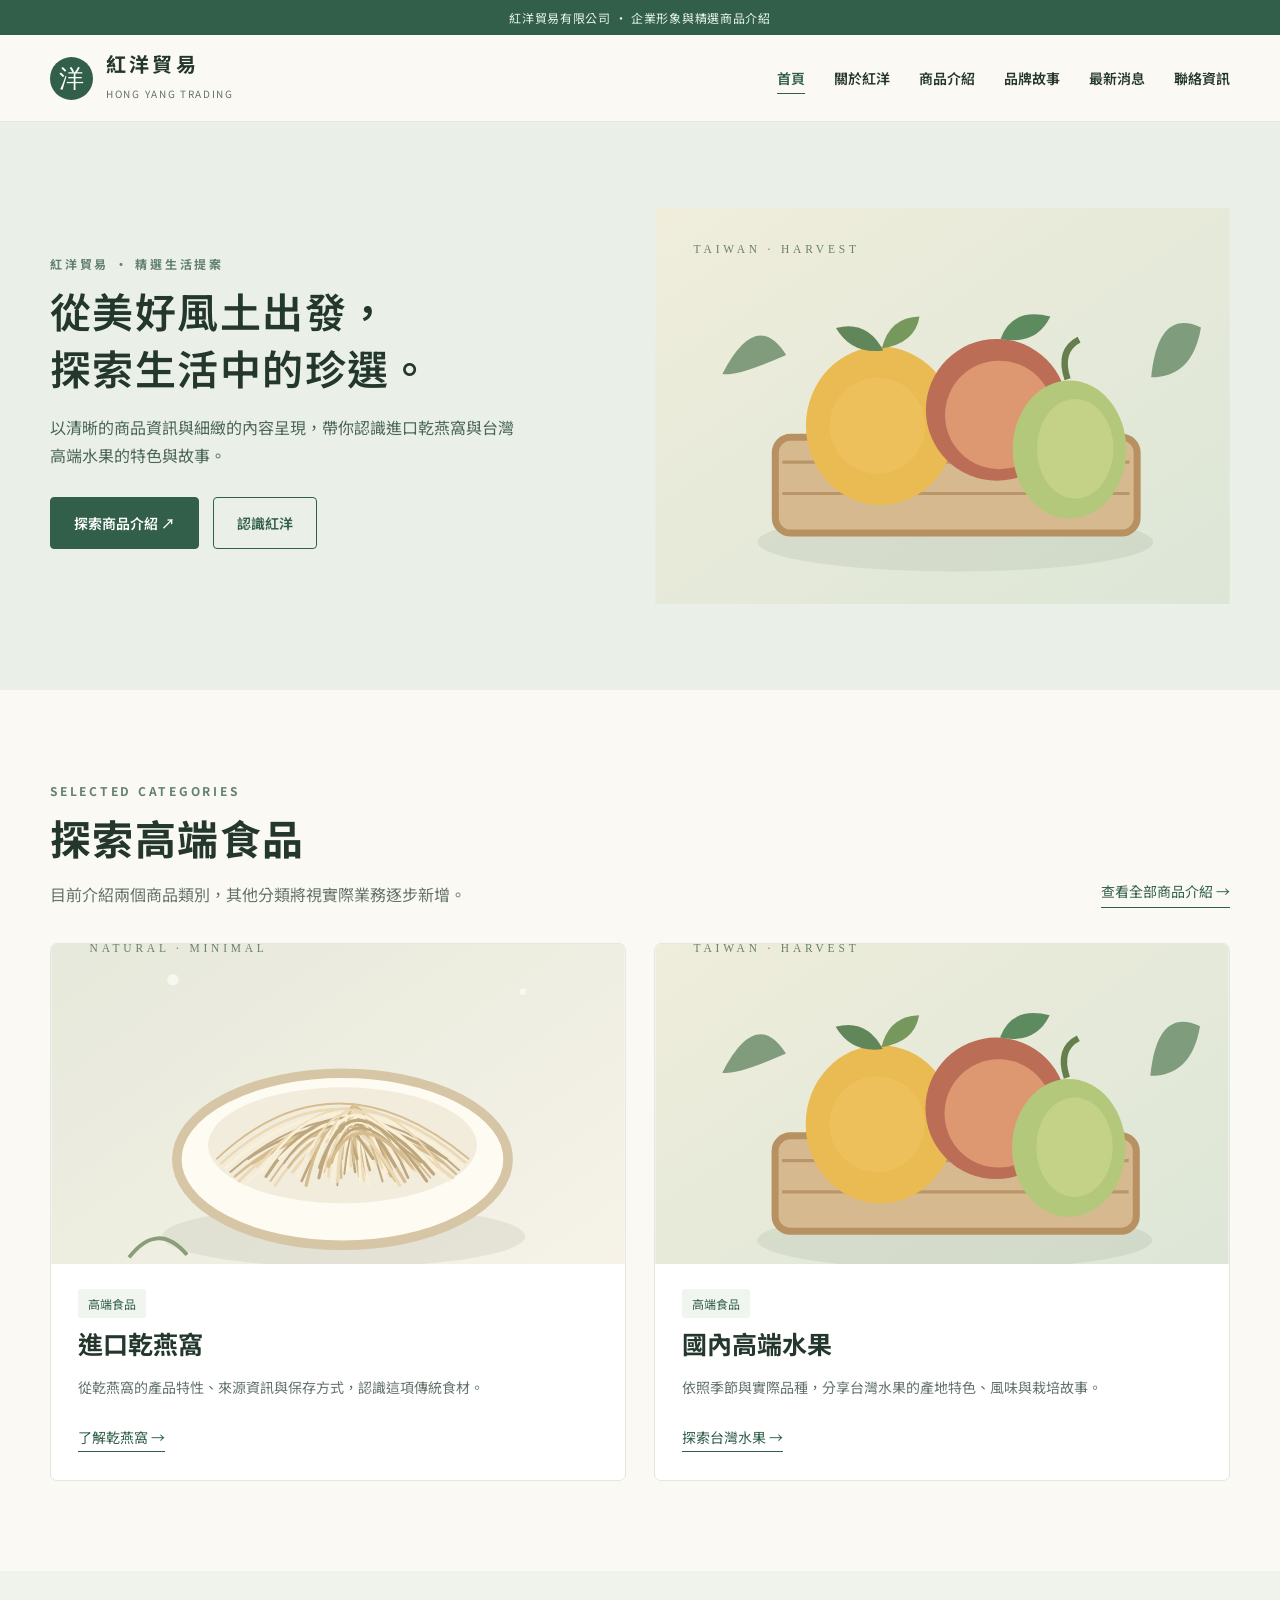
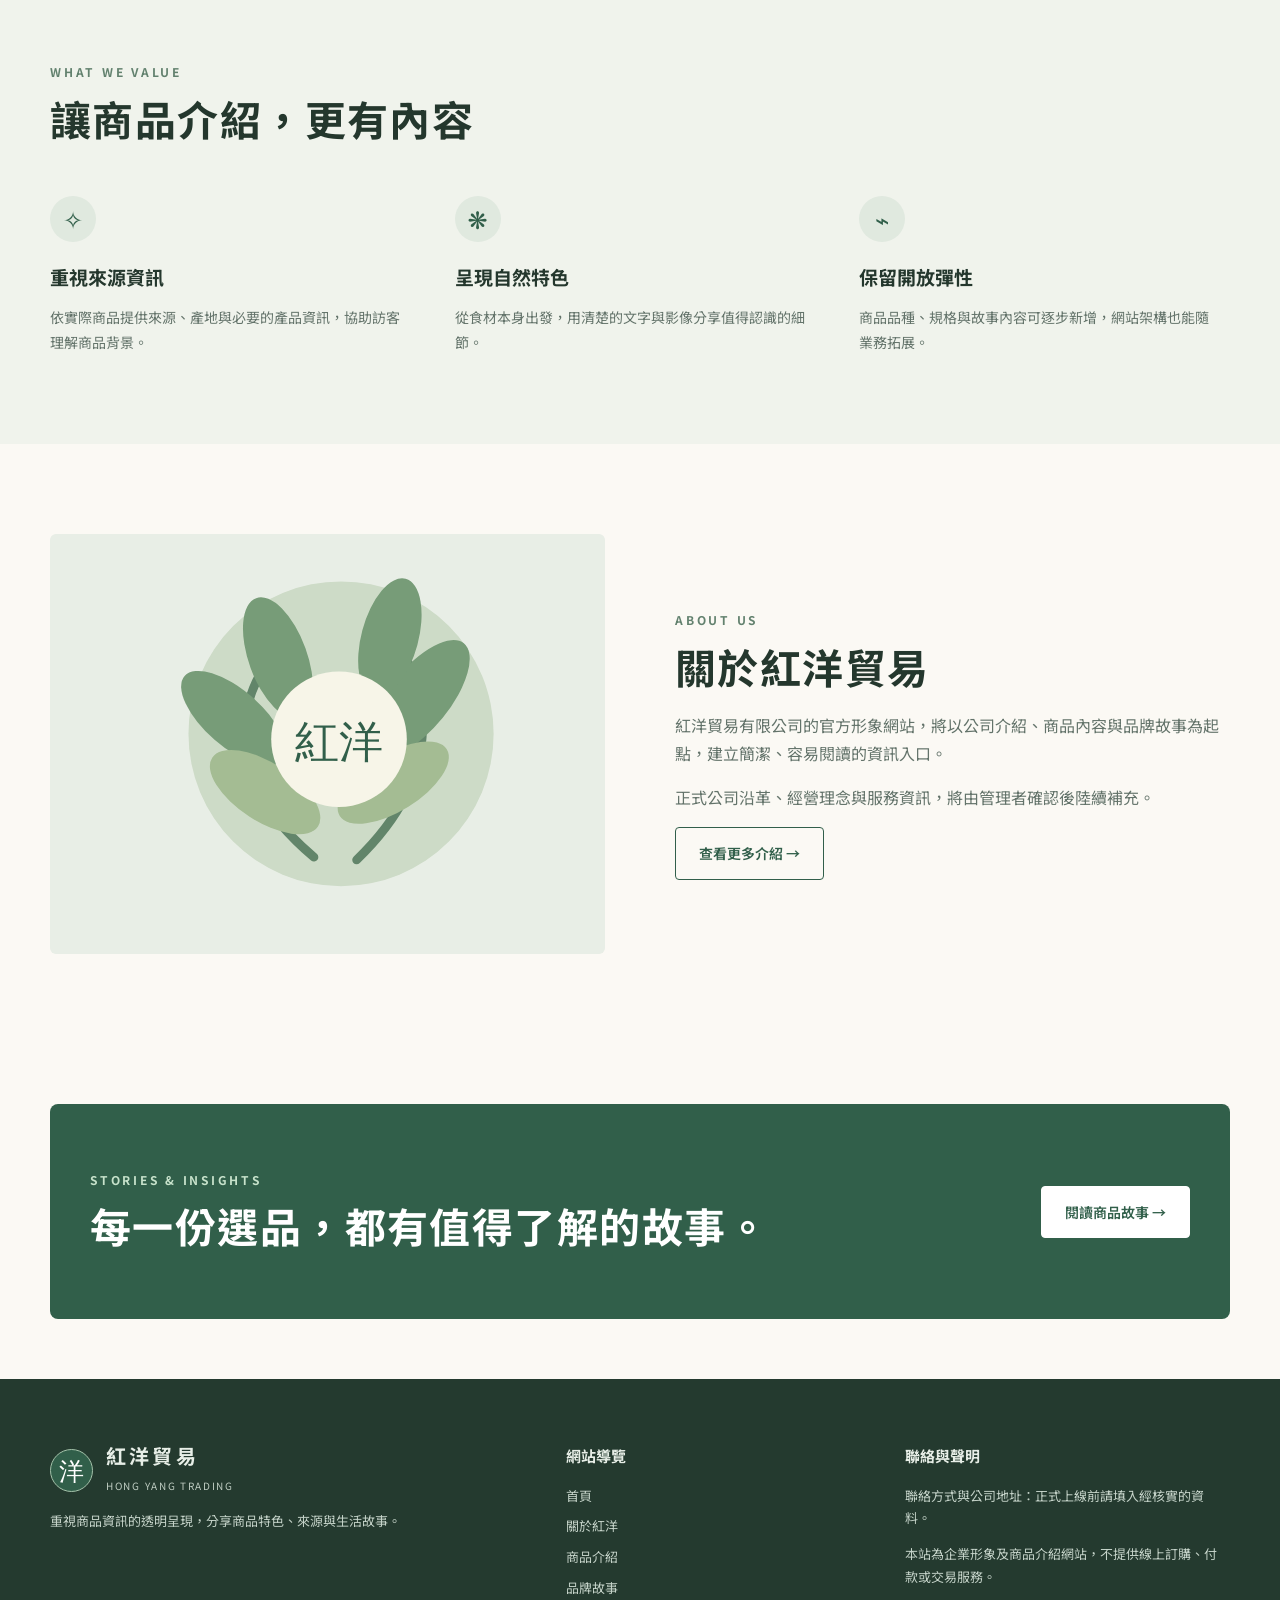
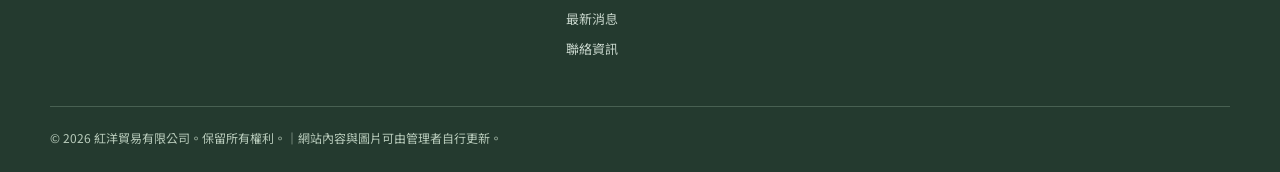
<file: index.html>
<!doctype html><html lang="zh-Hant-TW"><head><meta charset="utf-8"><meta name="viewport" content="width=device-width, initial-scale=1"><meta name="description" content="紅洋貿易有限公司企業形象網站：認識進口乾燕窩、國內高端水果與商品故事。"><meta name="theme-color" content="#315f4a"><title>首頁｜紅洋貿易有限公司</title><link rel="stylesheet" href="assets/css/style.css"><link rel="icon" href="assets/img/favicon.svg" type="image/svg+xml"></head><body><a class="skip" href="#main">跳至主要內容</a><div class="topbar">紅洋貿易有限公司 · 企業形象與精選商品介紹</div><header class="header"><div class="wrap nav"><a class="brand" href="index.html" aria-label="紅洋貿易首頁"><span class="brandmark" aria-hidden="true">洋</span><span><strong>紅洋貿易</strong><small>HONG YANG TRADING</small></span></a><nav aria-label="主要導覽" class="links"><a href="index.html" class="current">首頁</a><a href="about.html" class="">關於紅洋</a><a href="products.html" class="">商品介紹</a><a href="stories.html" class="">品牌故事</a><a href="news.html" class="">最新消息</a><a href="contact.html" class="">聯絡資訊</a></nav><button class="menu-btn" data-menu aria-expanded="false" aria-label="開啟導覽選單" aria-controls="mobile-nav">☰</button></div><nav id="mobile-nav" class="mobile-links" data-mobile-links aria-label="手機導覽"><a href="index.html" class="current">首頁</a><a href="about.html" class="">關於紅洋</a><a href="products.html" class="">商品介紹</a><a href="stories.html" class="">品牌故事</a><a href="news.html" class="">最新消息</a><a href="contact.html" class="">聯絡資訊</a></nav></header><main id="main" class="page"><section class="hero"><div class="wrap hero-inner"><div class="hero-copy"><div class="eyebrow">紅洋貿易 · 精選生活提案</div><h1>從美好風土出發，<br>探索生活中的珍選。</h1><p>以清晰的商品資訊與細緻的內容呈現，帶你認識進口乾燕窩與台灣高端水果的特色與故事。</p><div class="hero-buttons"><a class="btn" href="products.html">探索商品介紹 ↗</a><a class="btn outline" href="about.html">認識紅洋</a></div></div><div class="hero-art"><img src="assets/img/fruit.svg" alt="台灣高端水果主題插畫"></div></div></section><section class="section"><div class="wrap"><div class="section-heading"><div><div class="eyebrow">Selected Categories</div><h2>探索高端食品</h2><p>目前介紹兩個商品類別，其他分類將視實際業務逐步新增。</p></div><a class="more" href="products.html">查看全部商品介紹 →</a></div><div class="cards"><article class="card"><a href="nest.html"><img src="assets/img/nest.svg" alt="進口乾燕窩主題插畫"><div class="card-body"><span class="tag">高端食品</span><h3>進口乾燕窩</h3><p>從乾燕窩的產品特性、來源資訊與保存方式，認識這項傳統食材。</p><span class="more">了解乾燕窩 →</span></div></a></article><article class="card"><a href="fruit.html"><img src="assets/img/fruit.svg" alt="台灣高端水果主題插畫"><div class="card-body"><span class="tag">高端食品</span><h3>國內高端水果</h3><p>依照季節與實際品種，分享台灣水果的產地特色、風味與栽培故事。</p><span class="more">探索台灣水果 →</span></div></a></article></div></div></section><section class="section alt"><div class="wrap"><div class="section-heading"><div><div class="eyebrow">What We Value</div><h2>讓商品介紹，更有內容</h2></div></div><div class="three"><div class="value"><div class="icon">✧</div><h3>重視來源資訊</h3><p>依實際商品提供來源、產地與必要的產品資訊，協助訪客理解商品背景。</p></div><div class="value"><div class="icon">❋</div><h3>呈現自然特色</h3><p>從食材本身出發，用清楚的文字與影像分享值得認識的細節。</p></div><div class="value"><div class="icon">⌁</div><h3>保留開放彈性</h3><p>商品品種、規格與故事內容可逐步新增，網站架構也能隨業務拓展。</p></div></div></div></section><section class="section"><div class="wrap story"><img src="assets/img/story.svg" alt="清新葉片與紅洋主題插畫"><div><div class="eyebrow">About Us</div><h2>關於紅洋貿易</h2><p>紅洋貿易有限公司的官方形象網站，將以公司介紹、商品內容與品牌故事為起點，建立簡潔、容易閱讀的資訊入口。</p><p>正式公司沿革、經營理念與服務資訊，將由管理者確認後陸續補充。</p><a href="about.html" class="btn outline">查看更多介紹 →</a></div></div></section><section class="section small"><div class="wrap"><div class="banner"><div><div class="eyebrow">Stories & Insights</div><h2>每一份選品，都有值得了解的故事。</h2></div><a class="btn" href="stories.html">閱讀商品故事 →</a></div></div></section></main><footer class="footer"><div class="wrap"><div class="footer-grid"><div><div class="brand"><span class="brandmark">洋</span><span><strong>紅洋貿易</strong><small>HONG YANG TRADING</small></span></div><p>重視商品資訊的透明呈現，分享商品特色、來源與生活故事。</p></div><div><h3>網站導覽</h3><nav><a href="index.html" class="current">首頁</a><a href="about.html" class="">關於紅洋</a><a href="products.html" class="">商品介紹</a><a href="stories.html" class="">品牌故事</a><a href="news.html" class="">最新消息</a><a href="contact.html" class="">聯絡資訊</a></nav></div><div><h3>聯絡與聲明</h3><p>聯絡方式與公司地址：正式上線前請填入經核實的資料。</p><p>本站為企業形象及商品介紹網站，不提供線上訂購、付款或交易服務。</p></div></div><div class="footer-bottom">© <span data-year></span> 紅洋貿易有限公司。保留所有權利。｜網站內容與圖片可由管理者自行更新。</div></div></footer><script defer src="assets/js/main.js"></script></body></html>
</file>
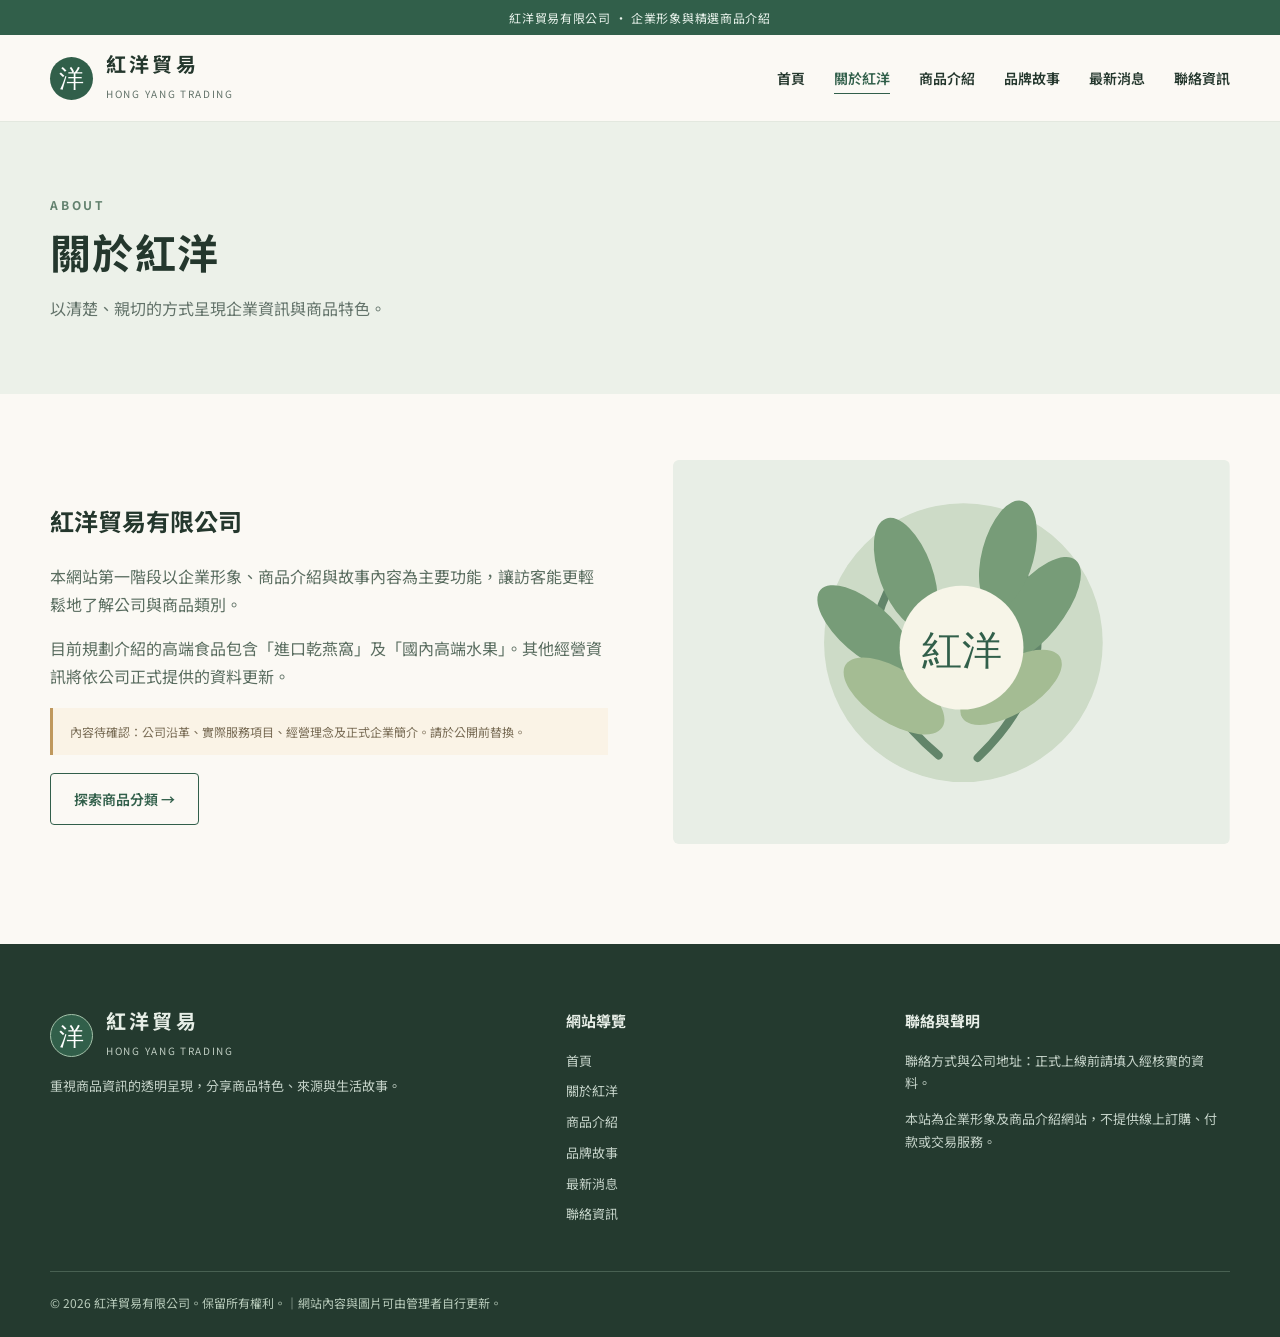
<file: about.html>
<!doctype html><html lang="zh-Hant-TW"><head><meta charset="utf-8"><meta name="viewport" content="width=device-width, initial-scale=1"><meta name="description" content="紅洋貿易有限公司企業形象網站：認識進口乾燕窩、國內高端水果與商品故事。"><meta name="theme-color" content="#315f4a"><title>關於紅洋｜紅洋貿易有限公司</title><link rel="stylesheet" href="assets/css/style.css"><link rel="icon" href="assets/img/favicon.svg" type="image/svg+xml"></head><body><a class="skip" href="#main">跳至主要內容</a><div class="topbar">紅洋貿易有限公司 · 企業形象與精選商品介紹</div><header class="header"><div class="wrap nav"><a class="brand" href="index.html" aria-label="紅洋貿易首頁"><span class="brandmark" aria-hidden="true">洋</span><span><strong>紅洋貿易</strong><small>HONG YANG TRADING</small></span></a><nav aria-label="主要導覽" class="links"><a href="index.html" class="">首頁</a><a href="about.html" class="current">關於紅洋</a><a href="products.html" class="">商品介紹</a><a href="stories.html" class="">品牌故事</a><a href="news.html" class="">最新消息</a><a href="contact.html" class="">聯絡資訊</a></nav><button class="menu-btn" data-menu aria-expanded="false" aria-label="開啟導覽選單" aria-controls="mobile-nav">☰</button></div><nav id="mobile-nav" class="mobile-links" data-mobile-links aria-label="手機導覽"><a href="index.html" class="">首頁</a><a href="about.html" class="current">關於紅洋</a><a href="products.html" class="">商品介紹</a><a href="stories.html" class="">品牌故事</a><a href="news.html" class="">最新消息</a><a href="contact.html" class="">聯絡資訊</a></nav></header><main id="main" class="page"><section class="page-hero"><div class="wrap"><div class="eyebrow">ABOUT</div><h1>關於紅洋</h1><p class="lead">以清楚、親切的方式呈現企業資訊與商品特色。</p></div></section><section class="page-section"><div class="wrap split"><div class="text"><h2>紅洋貿易有限公司</h2><p>本網站第一階段以企業形象、商品介紹與故事內容為主要功能，讓訪客能更輕鬆地了解公司與商品類別。</p><p>目前規劃介紹的高端食品包含「進口乾燕窩」及「國內高端水果」。其他經營資訊將依公司正式提供的資料更新。</p><div class="editor-note">內容待確認：公司沿革、實際服務項目、經營理念及正式企業簡介。請於公開前替換。</div><a class="btn outline" href="products.html">探索商品分類 →</a></div><img src="assets/img/story.svg" alt="紅洋貿易概念視覺"></div></section></main><footer class="footer"><div class="wrap"><div class="footer-grid"><div><div class="brand"><span class="brandmark">洋</span><span><strong>紅洋貿易</strong><small>HONG YANG TRADING</small></span></div><p>重視商品資訊的透明呈現，分享商品特色、來源與生活故事。</p></div><div><h3>網站導覽</h3><nav><a href="index.html" class="">首頁</a><a href="about.html" class="current">關於紅洋</a><a href="products.html" class="">商品介紹</a><a href="stories.html" class="">品牌故事</a><a href="news.html" class="">最新消息</a><a href="contact.html" class="">聯絡資訊</a></nav></div><div><h3>聯絡與聲明</h3><p>聯絡方式與公司地址：正式上線前請填入經核實的資料。</p><p>本站為企業形象及商品介紹網站，不提供線上訂購、付款或交易服務。</p></div></div><div class="footer-bottom">© <span data-year></span> 紅洋貿易有限公司。保留所有權利。｜網站內容與圖片可由管理者自行更新。</div></div></footer><script defer src="assets/js/main.js"></script></body></html>
</file>
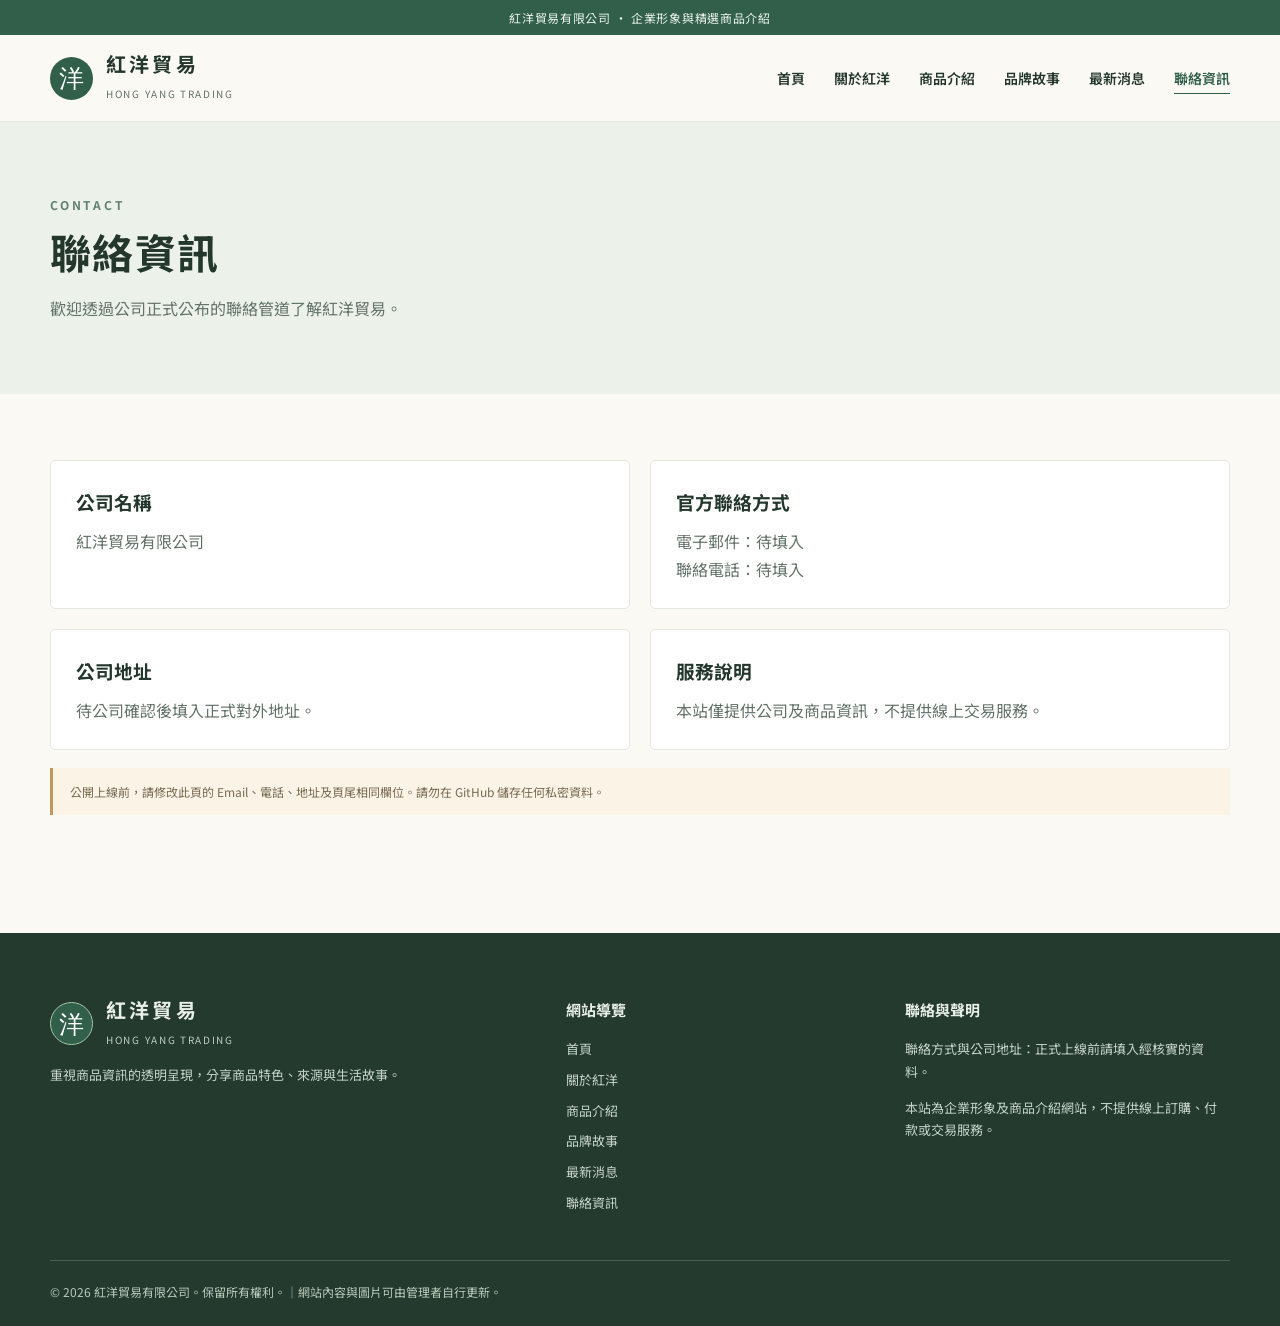
<file: contact.html>
<!doctype html><html lang="zh-Hant-TW"><head><meta charset="utf-8"><meta name="viewport" content="width=device-width, initial-scale=1"><meta name="description" content="紅洋貿易有限公司企業形象網站：認識進口乾燕窩、國內高端水果與商品故事。"><meta name="theme-color" content="#315f4a"><title>聯絡資訊｜紅洋貿易有限公司</title><link rel="stylesheet" href="assets/css/style.css"><link rel="icon" href="assets/img/favicon.svg" type="image/svg+xml"></head><body><a class="skip" href="#main">跳至主要內容</a><div class="topbar">紅洋貿易有限公司 · 企業形象與精選商品介紹</div><header class="header"><div class="wrap nav"><a class="brand" href="index.html" aria-label="紅洋貿易首頁"><span class="brandmark" aria-hidden="true">洋</span><span><strong>紅洋貿易</strong><small>HONG YANG TRADING</small></span></a><nav aria-label="主要導覽" class="links"><a href="index.html" class="">首頁</a><a href="about.html" class="">關於紅洋</a><a href="products.html" class="">商品介紹</a><a href="stories.html" class="">品牌故事</a><a href="news.html" class="">最新消息</a><a href="contact.html" class="current">聯絡資訊</a></nav><button class="menu-btn" data-menu aria-expanded="false" aria-label="開啟導覽選單" aria-controls="mobile-nav">☰</button></div><nav id="mobile-nav" class="mobile-links" data-mobile-links aria-label="手機導覽"><a href="index.html" class="">首頁</a><a href="about.html" class="">關於紅洋</a><a href="products.html" class="">商品介紹</a><a href="stories.html" class="">品牌故事</a><a href="news.html" class="">最新消息</a><a href="contact.html" class="current">聯絡資訊</a></nav></header><main id="main" class="page"><section class="page-hero"><div class="wrap"><div class="eyebrow">CONTACT</div><h1>聯絡資訊</h1><p class="lead">歡迎透過公司正式公布的聯絡管道了解紅洋貿易。</p></div></section><section class="page-section"><div class="wrap"><div class="contact-boxes"><div class="contact-box"><h3>公司名稱</h3><p>紅洋貿易有限公司</p></div><div class="contact-box"><h3>官方聯絡方式</h3><p>電子郵件：待填入</p><p>聯絡電話：待填入</p></div><div class="contact-box"><h3>公司地址</h3><p>待公司確認後填入正式對外地址。</p></div><div class="contact-box"><h3>服務說明</h3><p>本站僅提供公司及商品資訊，不提供線上交易服務。</p></div></div><div class="editor-note">公開上線前，請修改此頁的 Email、電話、地址及頁尾相同欄位。請勿在 GitHub 儲存任何私密資料。</div></div></section></main><footer class="footer"><div class="wrap"><div class="footer-grid"><div><div class="brand"><span class="brandmark">洋</span><span><strong>紅洋貿易</strong><small>HONG YANG TRADING</small></span></div><p>重視商品資訊的透明呈現，分享商品特色、來源與生活故事。</p></div><div><h3>網站導覽</h3><nav><a href="index.html" class="">首頁</a><a href="about.html" class="">關於紅洋</a><a href="products.html" class="">商品介紹</a><a href="stories.html" class="">品牌故事</a><a href="news.html" class="">最新消息</a><a href="contact.html" class="current">聯絡資訊</a></nav></div><div><h3>聯絡與聲明</h3><p>聯絡方式與公司地址：正式上線前請填入經核實的資料。</p><p>本站為企業形象及商品介紹網站，不提供線上訂購、付款或交易服務。</p></div></div><div class="footer-bottom">© <span data-year></span> 紅洋貿易有限公司。保留所有權利。｜網站內容與圖片可由管理者自行更新。</div></div></footer><script defer src="assets/js/main.js"></script></body></html>
</file>
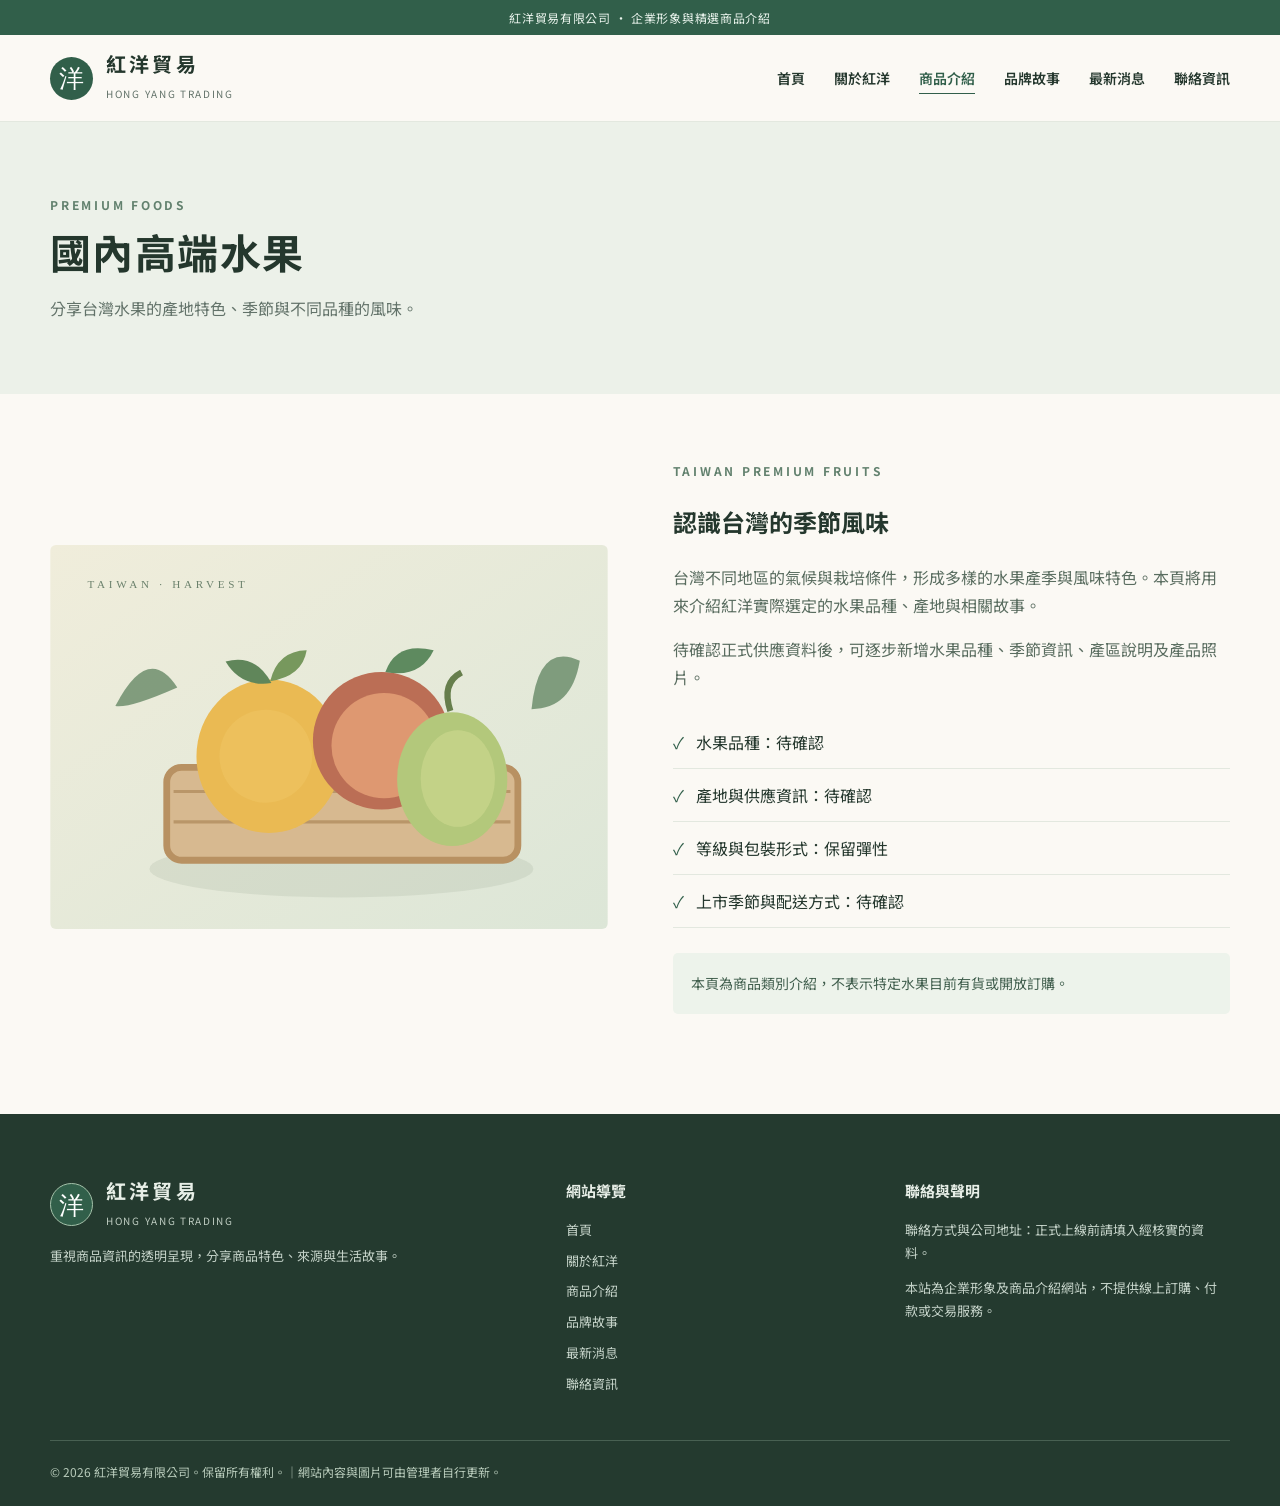
<file: fruit.html>
<!doctype html><html lang="zh-Hant-TW"><head><meta charset="utf-8"><meta name="viewport" content="width=device-width, initial-scale=1"><meta name="description" content="紅洋貿易有限公司企業形象網站：認識進口乾燕窩、國內高端水果與商品故事。"><meta name="theme-color" content="#315f4a"><title>國內高端水果｜紅洋貿易有限公司</title><link rel="stylesheet" href="assets/css/style.css"><link rel="icon" href="assets/img/favicon.svg" type="image/svg+xml"></head><body><a class="skip" href="#main">跳至主要內容</a><div class="topbar">紅洋貿易有限公司 · 企業形象與精選商品介紹</div><header class="header"><div class="wrap nav"><a class="brand" href="index.html" aria-label="紅洋貿易首頁"><span class="brandmark" aria-hidden="true">洋</span><span><strong>紅洋貿易</strong><small>HONG YANG TRADING</small></span></a><nav aria-label="主要導覽" class="links"><a href="index.html" class="">首頁</a><a href="about.html" class="">關於紅洋</a><a href="products.html" class="current">商品介紹</a><a href="stories.html" class="">品牌故事</a><a href="news.html" class="">最新消息</a><a href="contact.html" class="">聯絡資訊</a></nav><button class="menu-btn" data-menu aria-expanded="false" aria-label="開啟導覽選單" aria-controls="mobile-nav">☰</button></div><nav id="mobile-nav" class="mobile-links" data-mobile-links aria-label="手機導覽"><a href="index.html" class="">首頁</a><a href="about.html" class="">關於紅洋</a><a href="products.html" class="current">商品介紹</a><a href="stories.html" class="">品牌故事</a><a href="news.html" class="">最新消息</a><a href="contact.html" class="">聯絡資訊</a></nav></header><main id="main" class="page"><section class="page-hero"><div class="wrap"><div class="eyebrow">PREMIUM FOODS</div><h1>國內高端水果</h1><p class="lead">分享台灣水果的產地特色、季節與不同品種的風味。</p></div></section><section class="page-section"><div class="wrap split"><img src="assets/img/fruit.svg" alt="台灣水果示意插畫；非實際販售商品"><div class="text"><div class="eyebrow">TAIWAN PREMIUM FRUITS</div><h2>認識台灣的季節風味</h2><p>台灣不同地區的氣候與栽培條件，形成多樣的水果產季與風味特色。本頁將用來介紹紅洋實際選定的水果品種、產地與相關故事。</p><p>待確認正式供應資料後，可逐步新增水果品種、季節資訊、產區說明及產品照片。</p><ul class="feature-list"><li>水果品種：待確認</li><li>產地與供應資訊：待確認</li><li>等級與包裝形式：保留彈性</li><li>上市季節與配送方式：待確認</li></ul><div class="notice">本頁為商品類別介紹，不表示特定水果目前有貨或開放訂購。</div></div></div></section></main><footer class="footer"><div class="wrap"><div class="footer-grid"><div><div class="brand"><span class="brandmark">洋</span><span><strong>紅洋貿易</strong><small>HONG YANG TRADING</small></span></div><p>重視商品資訊的透明呈現，分享商品特色、來源與生活故事。</p></div><div><h3>網站導覽</h3><nav><a href="index.html" class="">首頁</a><a href="about.html" class="">關於紅洋</a><a href="products.html" class="current">商品介紹</a><a href="stories.html" class="">品牌故事</a><a href="news.html" class="">最新消息</a><a href="contact.html" class="">聯絡資訊</a></nav></div><div><h3>聯絡與聲明</h3><p>聯絡方式與公司地址：正式上線前請填入經核實的資料。</p><p>本站為企業形象及商品介紹網站，不提供線上訂購、付款或交易服務。</p></div></div><div class="footer-bottom">© <span data-year></span> 紅洋貿易有限公司。保留所有權利。｜網站內容與圖片可由管理者自行更新。</div></div></footer><script defer src="assets/js/main.js"></script></body></html>
</file>
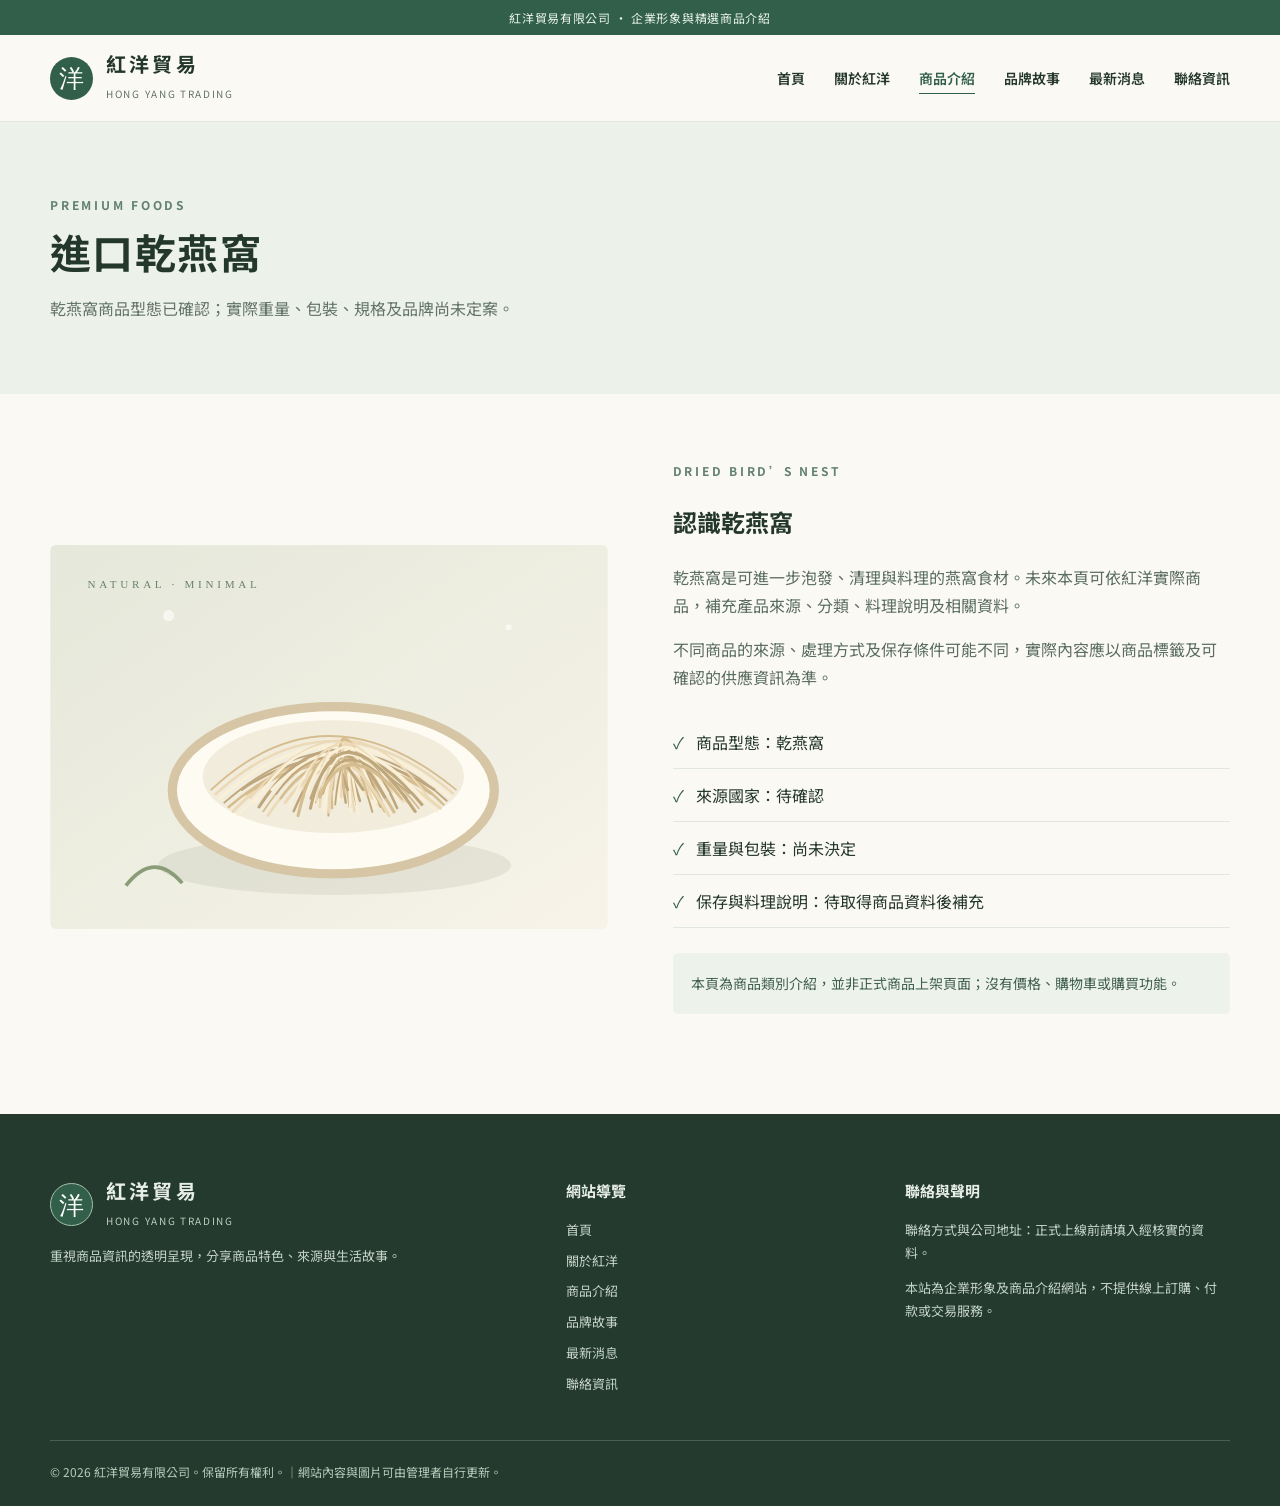
<file: nest.html>
<!doctype html><html lang="zh-Hant-TW"><head><meta charset="utf-8"><meta name="viewport" content="width=device-width, initial-scale=1"><meta name="description" content="紅洋貿易有限公司企業形象網站：認識進口乾燕窩、國內高端水果與商品故事。"><meta name="theme-color" content="#315f4a"><title>進口乾燕窩｜紅洋貿易有限公司</title><link rel="stylesheet" href="assets/css/style.css"><link rel="icon" href="assets/img/favicon.svg" type="image/svg+xml"></head><body><a class="skip" href="#main">跳至主要內容</a><div class="topbar">紅洋貿易有限公司 · 企業形象與精選商品介紹</div><header class="header"><div class="wrap nav"><a class="brand" href="index.html" aria-label="紅洋貿易首頁"><span class="brandmark" aria-hidden="true">洋</span><span><strong>紅洋貿易</strong><small>HONG YANG TRADING</small></span></a><nav aria-label="主要導覽" class="links"><a href="index.html" class="">首頁</a><a href="about.html" class="">關於紅洋</a><a href="products.html" class="current">商品介紹</a><a href="stories.html" class="">品牌故事</a><a href="news.html" class="">最新消息</a><a href="contact.html" class="">聯絡資訊</a></nav><button class="menu-btn" data-menu aria-expanded="false" aria-label="開啟導覽選單" aria-controls="mobile-nav">☰</button></div><nav id="mobile-nav" class="mobile-links" data-mobile-links aria-label="手機導覽"><a href="index.html" class="">首頁</a><a href="about.html" class="">關於紅洋</a><a href="products.html" class="current">商品介紹</a><a href="stories.html" class="">品牌故事</a><a href="news.html" class="">最新消息</a><a href="contact.html" class="">聯絡資訊</a></nav></header><main id="main" class="page"><section class="page-hero"><div class="wrap"><div class="eyebrow">PREMIUM FOODS</div><h1>進口乾燕窩</h1><p class="lead">乾燕窩商品型態已確認；實際重量、包裝、規格及品牌尚未定案。</p></div></section><section class="page-section"><div class="wrap split"><img src="assets/img/nest.svg" alt="乾燕窩示意插畫；非商品實拍"><div class="text"><div class="eyebrow">DRIED BIRD’S NEST</div><h2>認識乾燕窩</h2><p>乾燕窩是可進一步泡發、清理與料理的燕窩食材。未來本頁可依紅洋實際商品，補充產品來源、分類、料理說明及相關資料。</p><p>不同商品的來源、處理方式及保存條件可能不同，實際內容應以商品標籤及可確認的供應資訊為準。</p><ul class="feature-list"><li>商品型態：乾燕窩</li><li>來源國家：待確認</li><li>重量與包裝：尚未決定</li><li>保存與料理說明：待取得商品資料後補充</li></ul><div class="notice">本頁為商品類別介紹，並非正式商品上架頁面；沒有價格、購物車或購買功能。</div></div></div></section></main><footer class="footer"><div class="wrap"><div class="footer-grid"><div><div class="brand"><span class="brandmark">洋</span><span><strong>紅洋貿易</strong><small>HONG YANG TRADING</small></span></div><p>重視商品資訊的透明呈現，分享商品特色、來源與生活故事。</p></div><div><h3>網站導覽</h3><nav><a href="index.html" class="">首頁</a><a href="about.html" class="">關於紅洋</a><a href="products.html" class="current">商品介紹</a><a href="stories.html" class="">品牌故事</a><a href="news.html" class="">最新消息</a><a href="contact.html" class="">聯絡資訊</a></nav></div><div><h3>聯絡與聲明</h3><p>聯絡方式與公司地址：正式上線前請填入經核實的資料。</p><p>本站為企業形象及商品介紹網站，不提供線上訂購、付款或交易服務。</p></div></div><div class="footer-bottom">© <span data-year></span> 紅洋貿易有限公司。保留所有權利。｜網站內容與圖片可由管理者自行更新。</div></div></footer><script defer src="assets/js/main.js"></script></body></html>
</file>
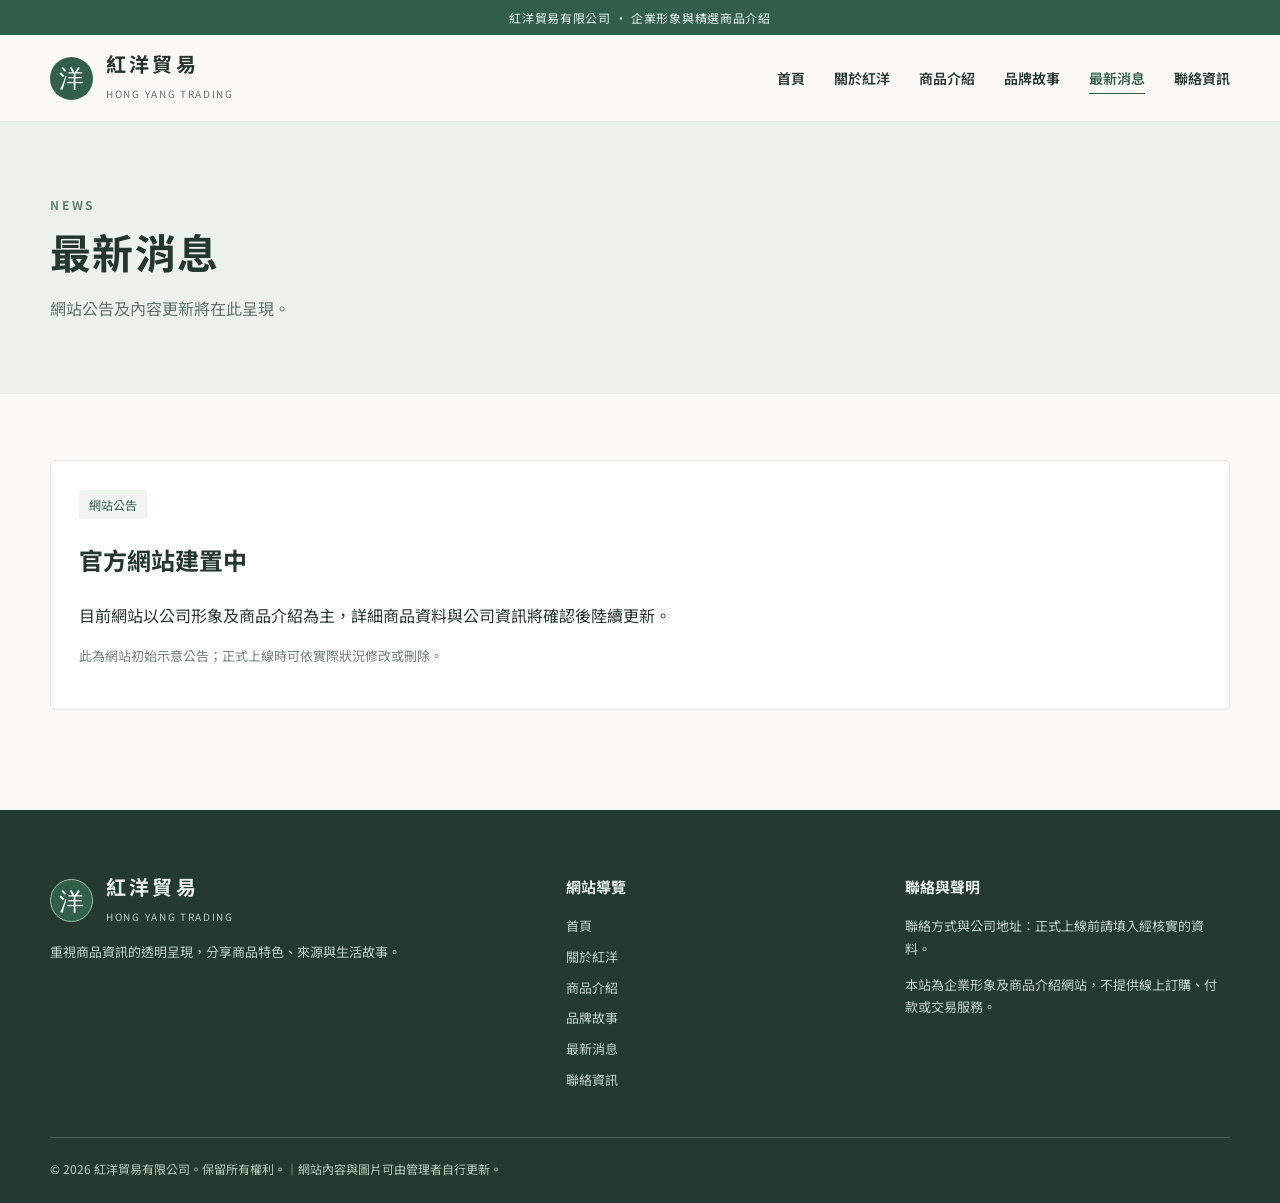
<file: news.html>
<!doctype html><html lang="zh-Hant-TW"><head><meta charset="utf-8"><meta name="viewport" content="width=device-width, initial-scale=1"><meta name="description" content="紅洋貿易有限公司企業形象網站：認識進口乾燕窩、國內高端水果與商品故事。"><meta name="theme-color" content="#315f4a"><title>最新消息｜紅洋貿易有限公司</title><link rel="stylesheet" href="assets/css/style.css"><link rel="icon" href="assets/img/favicon.svg" type="image/svg+xml"></head><body><a class="skip" href="#main">跳至主要內容</a><div class="topbar">紅洋貿易有限公司 · 企業形象與精選商品介紹</div><header class="header"><div class="wrap nav"><a class="brand" href="index.html" aria-label="紅洋貿易首頁"><span class="brandmark" aria-hidden="true">洋</span><span><strong>紅洋貿易</strong><small>HONG YANG TRADING</small></span></a><nav aria-label="主要導覽" class="links"><a href="index.html" class="">首頁</a><a href="about.html" class="">關於紅洋</a><a href="products.html" class="">商品介紹</a><a href="stories.html" class="">品牌故事</a><a href="news.html" class="current">最新消息</a><a href="contact.html" class="">聯絡資訊</a></nav><button class="menu-btn" data-menu aria-expanded="false" aria-label="開啟導覽選單" aria-controls="mobile-nav">☰</button></div><nav id="mobile-nav" class="mobile-links" data-mobile-links aria-label="手機導覽"><a href="index.html" class="">首頁</a><a href="about.html" class="">關於紅洋</a><a href="products.html" class="">商品介紹</a><a href="stories.html" class="">品牌故事</a><a href="news.html" class="current">最新消息</a><a href="contact.html" class="">聯絡資訊</a></nav></header><main id="main" class="page"><section class="page-hero"><div class="wrap"><div class="eyebrow">NEWS</div><h1>最新消息</h1><p class="lead">網站公告及內容更新將在此呈現。</p></div></section><section class="page-section"><div class="wrap"><div class="post"><span class="tag">網站公告</span><h2>官方網站建置中</h2><p>目前網站以公司形象及商品介紹為主，詳細商品資料與公司資訊將確認後陸續更新。</p><p class="no-price">此為網站初始示意公告；正式上線時可依實際狀況修改或刪除。</p></div></div></section></main><footer class="footer"><div class="wrap"><div class="footer-grid"><div><div class="brand"><span class="brandmark">洋</span><span><strong>紅洋貿易</strong><small>HONG YANG TRADING</small></span></div><p>重視商品資訊的透明呈現，分享商品特色、來源與生活故事。</p></div><div><h3>網站導覽</h3><nav><a href="index.html" class="">首頁</a><a href="about.html" class="">關於紅洋</a><a href="products.html" class="">商品介紹</a><a href="stories.html" class="">品牌故事</a><a href="news.html" class="current">最新消息</a><a href="contact.html" class="">聯絡資訊</a></nav></div><div><h3>聯絡與聲明</h3><p>聯絡方式與公司地址：正式上線前請填入經核實的資料。</p><p>本站為企業形象及商品介紹網站，不提供線上訂購、付款或交易服務。</p></div></div><div class="footer-bottom">© <span data-year></span> 紅洋貿易有限公司。保留所有權利。｜網站內容與圖片可由管理者自行更新。</div></div></footer><script defer src="assets/js/main.js"></script></body></html>
</file>
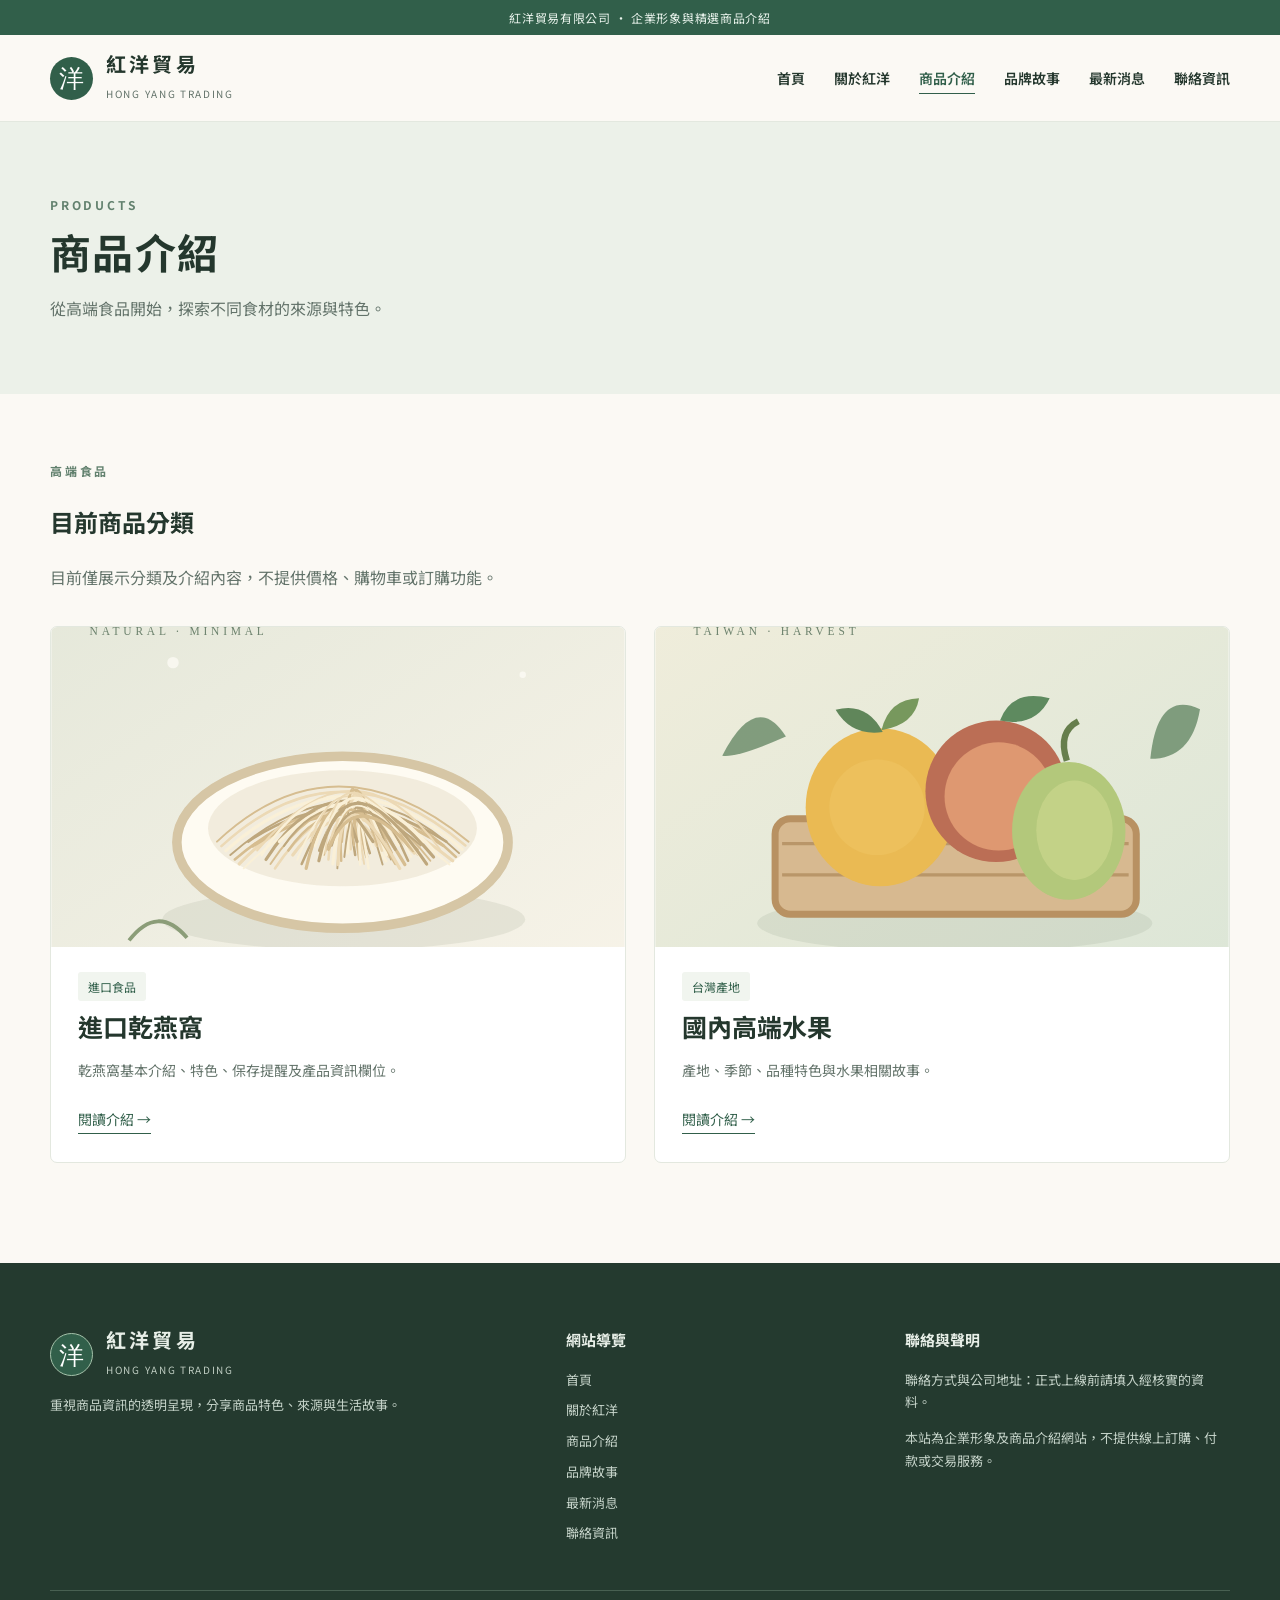
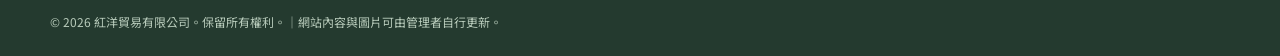
<file: products.html>
<!doctype html><html lang="zh-Hant-TW"><head><meta charset="utf-8"><meta name="viewport" content="width=device-width, initial-scale=1"><meta name="description" content="紅洋貿易有限公司企業形象網站：認識進口乾燕窩、國內高端水果與商品故事。"><meta name="theme-color" content="#315f4a"><title>商品介紹｜紅洋貿易有限公司</title><link rel="stylesheet" href="assets/css/style.css"><link rel="icon" href="assets/img/favicon.svg" type="image/svg+xml"></head><body><a class="skip" href="#main">跳至主要內容</a><div class="topbar">紅洋貿易有限公司 · 企業形象與精選商品介紹</div><header class="header"><div class="wrap nav"><a class="brand" href="index.html" aria-label="紅洋貿易首頁"><span class="brandmark" aria-hidden="true">洋</span><span><strong>紅洋貿易</strong><small>HONG YANG TRADING</small></span></a><nav aria-label="主要導覽" class="links"><a href="index.html" class="">首頁</a><a href="about.html" class="">關於紅洋</a><a href="products.html" class="current">商品介紹</a><a href="stories.html" class="">品牌故事</a><a href="news.html" class="">最新消息</a><a href="contact.html" class="">聯絡資訊</a></nav><button class="menu-btn" data-menu aria-expanded="false" aria-label="開啟導覽選單" aria-controls="mobile-nav">☰</button></div><nav id="mobile-nav" class="mobile-links" data-mobile-links aria-label="手機導覽"><a href="index.html" class="">首頁</a><a href="about.html" class="">關於紅洋</a><a href="products.html" class="current">商品介紹</a><a href="stories.html" class="">品牌故事</a><a href="news.html" class="">最新消息</a><a href="contact.html" class="">聯絡資訊</a></nav></header><main id="main" class="page"><section class="page-hero"><div class="wrap"><div class="eyebrow">PRODUCTS</div><h1>商品介紹</h1><p class="lead">從高端食品開始，探索不同食材的來源與特色。</p></div></section><section class="page-section"><div class="wrap"><div class="section-heading"><div><div class="eyebrow">高端食品</div><h2>目前商品分類</h2><p>目前僅展示分類及介紹內容，不提供價格、購物車或訂購功能。</p></div></div><div class="cards"><article class="card"><a href="nest.html"><img src="assets/img/nest.svg" alt="乾燕窩插畫"><div class="card-body"><span class="tag">進口食品</span><h3>進口乾燕窩</h3><p>乾燕窩基本介紹、特色、保存提醒及產品資訊欄位。</p><span class="more">閱讀介紹 →</span></div></a></article><article class="card"><a href="fruit.html"><img src="assets/img/fruit.svg" alt="台灣水果插畫"><div class="card-body"><span class="tag">台灣產地</span><h3>國內高端水果</h3><p>產地、季節、品種特色與水果相關故事。</p><span class="more">閱讀介紹 →</span></div></a></article></div></div></section></main><footer class="footer"><div class="wrap"><div class="footer-grid"><div><div class="brand"><span class="brandmark">洋</span><span><strong>紅洋貿易</strong><small>HONG YANG TRADING</small></span></div><p>重視商品資訊的透明呈現，分享商品特色、來源與生活故事。</p></div><div><h3>網站導覽</h3><nav><a href="index.html" class="">首頁</a><a href="about.html" class="">關於紅洋</a><a href="products.html" class="current">商品介紹</a><a href="stories.html" class="">品牌故事</a><a href="news.html" class="">最新消息</a><a href="contact.html" class="">聯絡資訊</a></nav></div><div><h3>聯絡與聲明</h3><p>聯絡方式與公司地址：正式上線前請填入經核實的資料。</p><p>本站為企業形象及商品介紹網站，不提供線上訂購、付款或交易服務。</p></div></div><div class="footer-bottom">© <span data-year></span> 紅洋貿易有限公司。保留所有權利。｜網站內容與圖片可由管理者自行更新。</div></div></footer><script defer src="assets/js/main.js"></script></body></html>
</file>
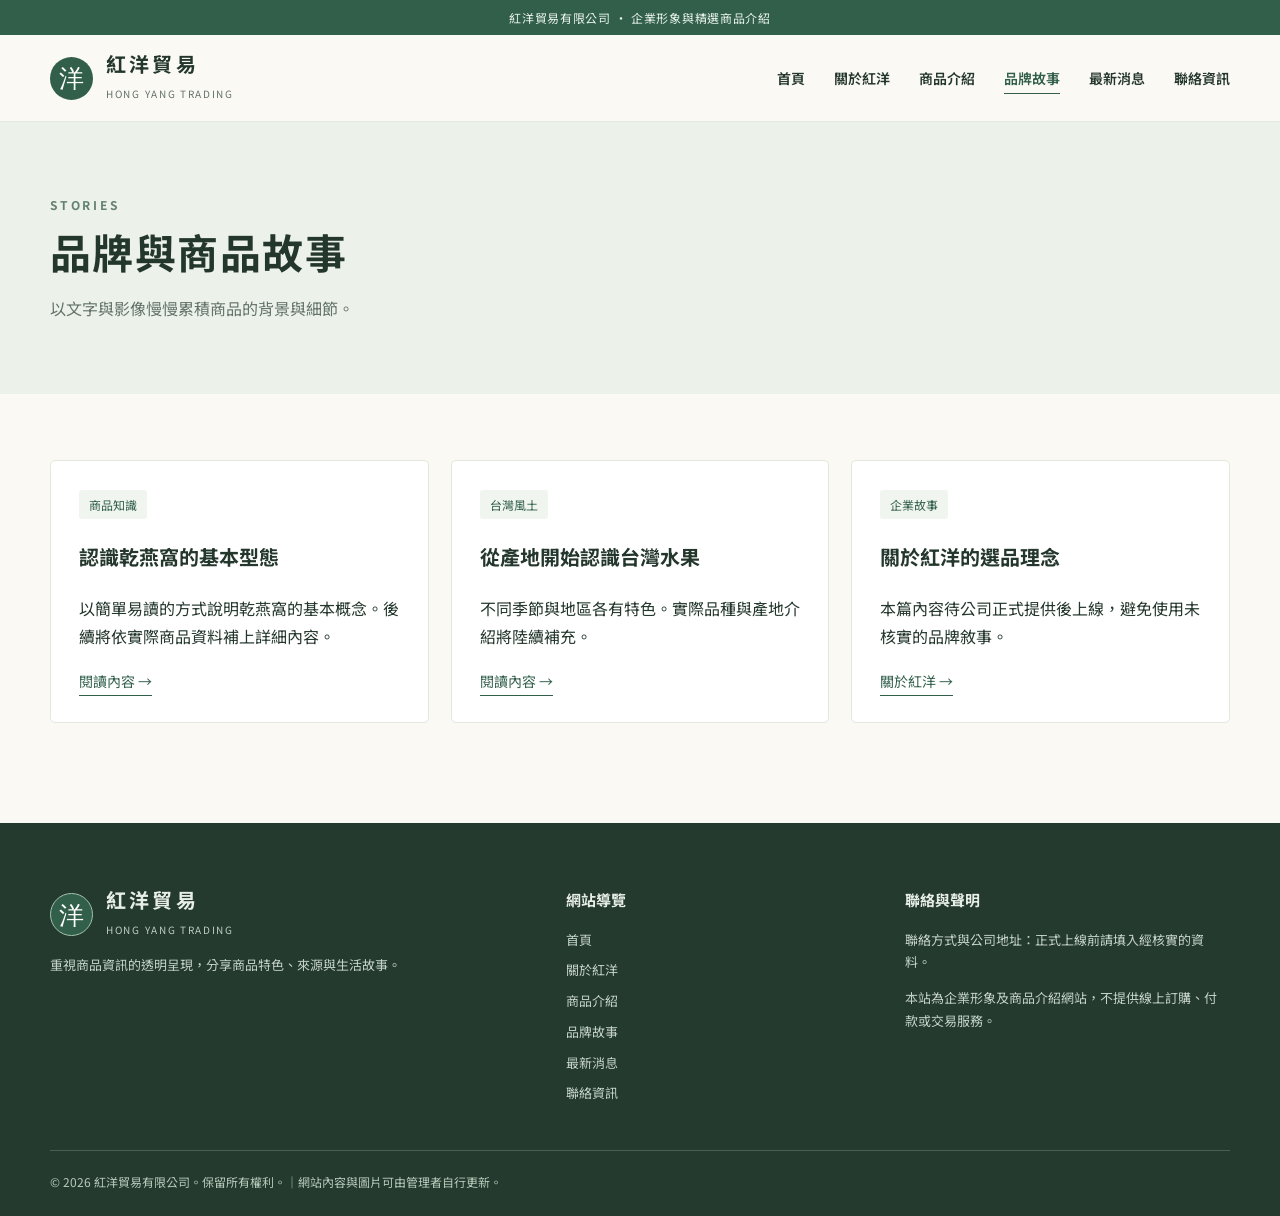
<file: stories.html>
<!doctype html><html lang="zh-Hant-TW"><head><meta charset="utf-8"><meta name="viewport" content="width=device-width, initial-scale=1"><meta name="description" content="紅洋貿易有限公司企業形象網站：認識進口乾燕窩、國內高端水果與商品故事。"><meta name="theme-color" content="#315f4a"><title>品牌故事｜紅洋貿易有限公司</title><link rel="stylesheet" href="assets/css/style.css"><link rel="icon" href="assets/img/favicon.svg" type="image/svg+xml"></head><body><a class="skip" href="#main">跳至主要內容</a><div class="topbar">紅洋貿易有限公司 · 企業形象與精選商品介紹</div><header class="header"><div class="wrap nav"><a class="brand" href="index.html" aria-label="紅洋貿易首頁"><span class="brandmark" aria-hidden="true">洋</span><span><strong>紅洋貿易</strong><small>HONG YANG TRADING</small></span></a><nav aria-label="主要導覽" class="links"><a href="index.html" class="">首頁</a><a href="about.html" class="">關於紅洋</a><a href="products.html" class="">商品介紹</a><a href="stories.html" class="current">品牌故事</a><a href="news.html" class="">最新消息</a><a href="contact.html" class="">聯絡資訊</a></nav><button class="menu-btn" data-menu aria-expanded="false" aria-label="開啟導覽選單" aria-controls="mobile-nav">☰</button></div><nav id="mobile-nav" class="mobile-links" data-mobile-links aria-label="手機導覽"><a href="index.html" class="">首頁</a><a href="about.html" class="">關於紅洋</a><a href="products.html" class="">商品介紹</a><a href="stories.html" class="current">品牌故事</a><a href="news.html" class="">最新消息</a><a href="contact.html" class="">聯絡資訊</a></nav></header><main id="main" class="page"><section class="page-hero"><div class="wrap"><div class="eyebrow">STORIES</div><h1>品牌與商品故事</h1><p class="lead">以文字與影像慢慢累積商品的背景與細節。</p></div></section><section class="page-section"><div class="wrap"><div class="posts"><article class="post"><span class="tag">商品知識</span><h3>認識乾燕窩的基本型態</h3><p>以簡單易讀的方式說明乾燕窩的基本概念。後續將依實際商品資料補上詳細內容。</p><a class="more" href="nest.html">閱讀內容 →</a></article><article class="post"><span class="tag">台灣風土</span><h3>從產地開始認識台灣水果</h3><p>不同季節與地區各有特色。實際品種與產地介紹將陸續補充。</p><a class="more" href="fruit.html">閱讀內容 →</a></article><article class="post"><span class="tag">企業故事</span><h3>關於紅洋的選品理念</h3><p>本篇內容待公司正式提供後上線，避免使用未核實的品牌敘事。</p><a class="more" href="about.html">關於紅洋 →</a></article></div></div></section></main><footer class="footer"><div class="wrap"><div class="footer-grid"><div><div class="brand"><span class="brandmark">洋</span><span><strong>紅洋貿易</strong><small>HONG YANG TRADING</small></span></div><p>重視商品資訊的透明呈現，分享商品特色、來源與生活故事。</p></div><div><h3>網站導覽</h3><nav><a href="index.html" class="">首頁</a><a href="about.html" class="">關於紅洋</a><a href="products.html" class="">商品介紹</a><a href="stories.html" class="current">品牌故事</a><a href="news.html" class="">最新消息</a><a href="contact.html" class="">聯絡資訊</a></nav></div><div><h3>聯絡與聲明</h3><p>聯絡方式與公司地址：正式上線前請填入經核實的資料。</p><p>本站為企業形象及商品介紹網站，不提供線上訂購、付款或交易服務。</p></div></div><div class="footer-bottom">© <span data-year></span> 紅洋貿易有限公司。保留所有權利。｜網站內容與圖片可由管理者自行更新。</div></div></footer><script defer src="assets/js/main.js"></script></body></html>
</file>
<file: assets/css/style.css>
@import url('https://fonts.googleapis.com/css2?family=Noto+Sans+TC:wght@400;500;600;700&display=swap');
:root{--ink:#24372d;--muted:#63736a;--green:#315f4a;--green2:#62816e;--pale:#f1f5ef;--cream:#fbf9f4;--line:#e3e8df;--gold:#ae8750;--white:#fff;--max:1180px}*{box-sizing:border-box}html{scroll-behavior:smooth}body{margin:0;background:var(--cream);color:var(--ink);font-family:'Noto Sans TC',system-ui,-apple-system,sans-serif;line-height:1.75}a{color:inherit;text-decoration:none}button{font:inherit}img{max-width:100%;display:block}a:focus-visible,button:focus-visible{outline:3px solid #b18c43;outline-offset:3px}.wrap{width:min(var(--max),calc(100% - 48px));margin:auto}.topbar{background:var(--green);color:#eaf4ed;text-align:center;font-size:12px;letter-spacing:.06em;padding:7px 16px}.header{position:sticky;top:0;z-index:30;background:rgba(251,249,244,.96);backdrop-filter:blur(14px);border-bottom:1px solid var(--line)}.nav{height:86px;display:flex;align-items:center;justify-content:space-between;gap:22px}.brand{display:flex;align-items:center;gap:13px;flex-shrink:0}.brandmark{width:43px;height:43px;border-radius:50%;background:var(--green);display:grid;place-items:center;color:#fff;font-family:Georgia,serif;font-size:25px}.brand strong{display:block;font-size:20px;letter-spacing:.16em;line-height:1.3}.brand small{font-size:10px;letter-spacing:.17em;color:var(--muted)}.links{display:flex;align-items:center;gap:29px;font-size:14px;font-weight:600}.links a:hover,.links a.current{color:var(--green);text-decoration:underline;text-underline-offset:9px}.nav-cta,.btn{display:inline-flex;align-items:center;justify-content:center;gap:8px;padding:13px 23px;background:var(--green);border:1px solid var(--green);border-radius:4px;color:#fff;font-weight:600;font-size:14px;transition:.2s}.btn:hover,.nav-cta:hover{background:#234433}.btn.outline{background:transparent;color:var(--green)}.btn.outline:hover{background:var(--pale)}.menu-btn{display:none;background:none;border:0;color:var(--ink);font-size:26px;cursor:pointer}.mobile-links{display:none}.eyebrow{color:var(--green2);font-size:12px;font-weight:700;letter-spacing:.23em;text-transform:uppercase}.hero{background:#eaf0e8;overflow:hidden}.hero-inner{min-height:568px;display:grid;grid-template-columns:1fr 1fr;align-items:center;gap:30px}.hero-copy{padding:60px 0 70px}.hero h1{font-size:clamp(36px,4.3vw,60px);line-height:1.34;letter-spacing:.04em;font-weight:600;margin:21px 0}.hero p{color:#4c6558;font-size:16px;max-width:475px}.hero-buttons{display:flex;gap:14px;flex-wrap:wrap;margin-top:28px}.hero-art{height:100%;min-height:470px;display:flex;align-items:center;justify-content:center;position:relative}.hero-art img{width:100%;max-height:550px;object-fit:contain}.section{padding:90px 0}.section.small{padding:60px 0}.section.alt{background:#f0f3ec}.section-heading{display:flex;align-items:end;justify-content:space-between;gap:20px;margin-bottom:35px}.section h2,.page h1{font-size:clamp(29px,3.2vw,43px);line-height:1.4;letter-spacing:.035em;margin:8px 0 14px}.section-heading p,.lead{color:var(--muted);max-width:710px;margin:0}.more{color:var(--green);border-bottom:1px solid var(--green);padding-bottom:4px;white-space:nowrap;font-size:14px}.cards{display:grid;grid-template-columns:repeat(2,minmax(0,1fr));gap:28px}.card{background:#fff;border:1px solid var(--line);border-radius:7px;overflow:hidden;transition:transform .2s,box-shadow .2s}.card:hover{transform:translateY(-4px);box-shadow:0 15px 36px #24372d12}.card img{width:100%;height:320px;object-fit:cover}.card-body{padding:24px 27px 30px}.card h3{font-size:25px;margin:4px 0 9px}.card p{color:var(--muted);font-size:14px;margin:0 0 22px}.tag{display:inline-block;color:var(--green);background:var(--pale);padding:4px 10px;border-radius:3px;font-size:12px}.three{display:grid;grid-template-columns:repeat(3,1fr);gap:34px}.value{padding:0 12px 0 0}.value .icon{width:46px;height:46px;display:grid;place-items:center;background:#e0e9df;color:var(--green);border-radius:50%;font-size:24px;margin-bottom:18px}.value h3{font-size:19px;margin:0 0 12px}.value p{font-size:14px;color:var(--muted);margin:0}.story{display:grid;grid-template-columns:1fr 1fr;gap:70px;align-items:center}.story img{border-radius:6px;width:100%;height:420px;object-fit:cover}.story p{color:var(--muted)}.banner{padding:65px 40px;background:var(--green);color:white;border-radius:8px;display:flex;justify-content:space-between;align-items:center;gap:25px}.banner .eyebrow{color:#c7e2cb}.banner h2{margin:7px 0 0}.banner .btn{background:#fff;color:var(--green);border-color:#fff}.footer{background:#243a2f;color:#e7eee7;padding:64px 0 24px}.footer-grid{display:grid;grid-template-columns:1.6fr 1fr 1.1fr;gap:44px}.footer h3{font-size:15px;margin-top:0}.footer p,.footer a{font-size:13px;color:#c5d3c9}.footer a:hover{color:#fff}.footer nav{display:grid;gap:8px}.footer .brand small{color:#bfcdc2}.footer .brandmark{border:1px solid #a4c2aa}.footer-bottom{margin-top:45px;padding-top:20px;border-top:1px solid #486052;font-size:12px;color:#b8cbbb}.page-hero{padding:72px 0;background:#ecf1e9}.breadcrumbs{font-size:12px;color:var(--muted);margin-bottom:16px}.page{min-height:50vh}.page-section{padding:66px 0 100px}.split{display:grid;grid-template-columns:1fr 1fr;gap:65px;align-items:center}.split img{width:100%;border-radius:6px;object-fit:cover;max-height:480px}.text p{color:#5a6d60}.feature-list{list-style:none;margin:25px 0;padding:0}.feature-list li{padding:12px 0;border-bottom:1px solid var(--line)}.feature-list li:before{content:'✓';color:var(--green);margin-right:12px}.editor-note{font-size:12px;color:#786b54;background:#faf3e6;border-left:3px solid #bf985d;padding:13px 17px;margin:18px 0}.posts{display:grid;grid-template-columns:repeat(3,1fr);gap:22px}.post{background:white;border:1px solid var(--line);padding:28px;border-radius:5px}.post time{color:var(--muted);font-size:12px}.post h3{font-size:20px}.contact-boxes{display:grid;grid-template-columns:repeat(2,1fr);gap:20px}.contact-box{background:#fff;padding:25px;border:1px solid var(--line);border-radius:5px}.contact-box h3{margin:0 0 8px}.contact-box p{margin:0;color:var(--muted)}.contact-box a{color:var(--green);text-decoration:underline}.no-price{font-size:13px;color:#718274}.skip{position:absolute;left:-9999px;top:0;background:#fff;padding:10px;z-index:999}.skip:focus{left:10px}.notice{padding:18px;background:#edf3eb;border-radius:5px;color:#405e4d;font-size:14px}.svg-bg{background:linear-gradient(145deg,#e5e9db,#f7f4e9)}@media(max-width:900px){.links{gap:15px;font-size:12px}.nav-cta{display:none}.story{gap:35px}.card img{height:260px}}@media(max-width:720px){.wrap{width:min(100% - 34px,var(--max))}.nav{height:68px}.brand strong{font-size:16px}.brand small{font-size:8px}.brandmark{width:38px;height:38px}.links{display:none}.menu-btn{display:block}.mobile-links.open{display:grid;gap:0;padding:0 17px 18px;border-top:1px solid var(--line)}.mobile-links a{padding:12px;border-bottom:1px solid var(--line);font-weight:600}.hero-inner{grid-template-columns:1fr;min-height:unset}.hero-copy{padding:56px 0 6px}.hero h1{font-size:39px}.hero-art{min-height:260px;max-height:340px}.hero-art img{max-height:350px}.section{padding:58px 0}.section-heading{align-items:start;flex-direction:column}.cards,.three,.story,.split,.posts,.footer-grid,.contact-boxes{grid-template-columns:1fr}.card img{height:255px}.story img{height:290px}.banner{padding:32px 25px;align-items:start;flex-direction:column}.footer{padding:50px 0 20px}.page-hero{padding:44px 0}.page-section{padding:42px 0 70px}.split{gap:30px}}
</file>
